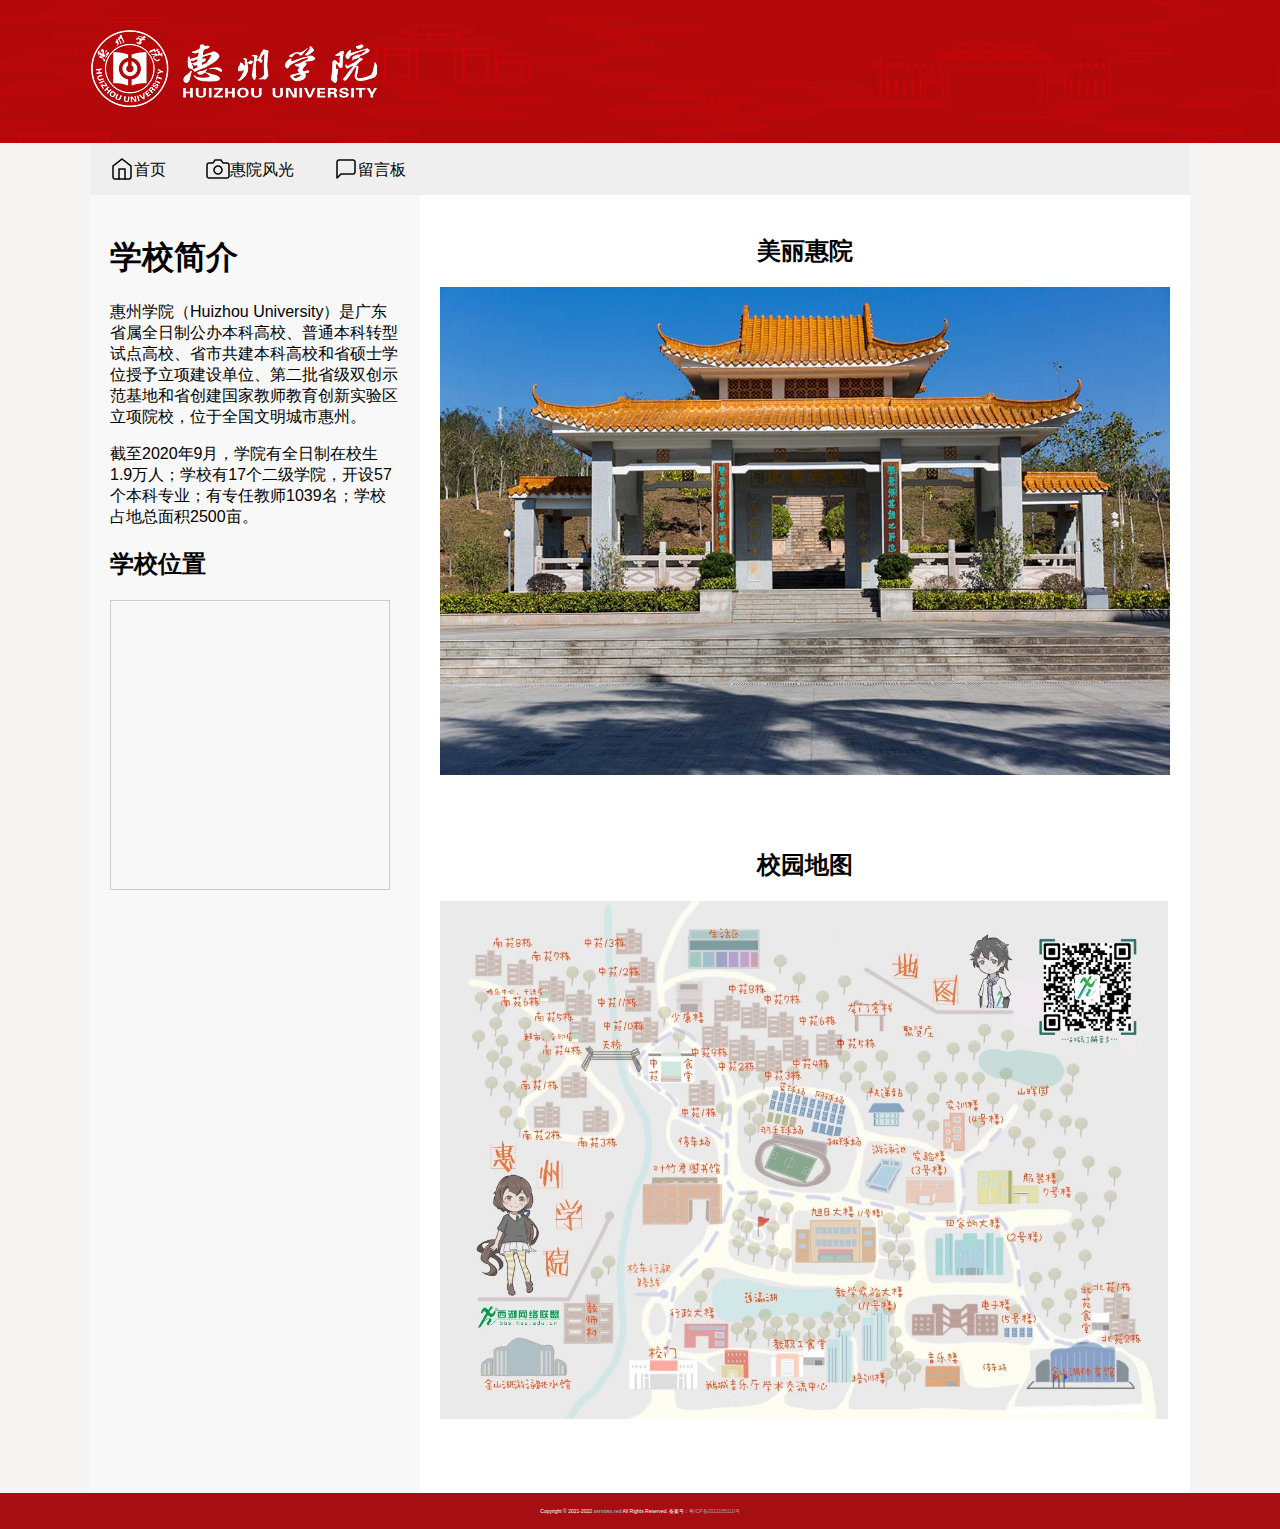
<file: web/index.html>
<!DOCTYPE html>
<html lang="en">
<head>
    <meta charset="UTF-8">
    <meta http-equiv="X-UA-Compatible" content="IE=edge">
    <meta name="viewport" content="width=device-width, initial-scale=1.0">
    <title>惠大美景</title>
    <link rel="shortcut icon" href="img/github-red.png" type="image/x-icon"/>
    <link rel="stylesheet" href="css/style.css">
    <script type="text/javascript" src="https://api.map.baidu.com/api?v=1.0&type=webgl&ak=ZFtIhhfEofyIRxfmq5RrckWYWGYWmuG1"></script>

</head>
<body>
    <div class="header">
        <div class="header-logo">
            <a href="index.html"><img src="img/HZUlogo.png"></a>
        </div>
      </div>

      <div class="navbar">
        <a href="index.html"><img class="button_home" src="img/home.png"> <span> 首页</span></a>
        <a href="HZUScenery.html"><img class="button_page" src="img/camera.png"> <span> 惠院风光</span></a>
<!--        <a href="#"><img class="button_friends" src="img/github.png"> <span> 小组介绍</span></a>-->
        <a href="messageBoard.html" ><img class="button_ico" src="img/message-square.png"><span> 留言板</span></a>
      </div>

      <div class="row">
        <div class="side">
            <h1 >学校简介</h1>
            <p>惠州学院（Huizhou University）是广东省属全日制公办本科高校、普通本科转型试点高校、省市共建本科高校和省硕士学位授予立项建设单位、第二批省级双创示范基地和省创建国家教师教育创新实验区立项院校，位于全国文明城市惠州。</p>
<!--            <p>惠州学院创办于1946年，学校前身粤秀中学迁至惠阳丰湖书院，后改办为“广东省立惠州师范学校”。1978年12月，经国务院批准升格为专科院校，更名为“惠阳师范专科学校”。1993年9月，经广东省人民政府批准，在惠阳师范专科学校、惠州教育学院、西北纺织学院惠州分院联合办学基础上，成立专科层次的“惠州大学”。2000年3月，经教育部批准升格为本科院校，更名为"惠州学院"。</p>-->
            <p>截至2020年9月，学院有全日制在校生1.9万人；学校有17个二级学院，开设57个本科专业；有专任教师1039名；学校占地总面积2500亩。</p>

<!--            <h1>敦重明辨 求真致用</h1>-->
<!--            <p>惠州学院地处全国文明城市、国家历史文化名城、粤港澳大湾区重要节点城市——惠州，是省属全日制公办本科高校、普通本科转型试点高校、省市共建本科高校和省硕士学位授予立项建设单位、省第二批双创示范基地、省创建国家教师教育创新实验区立项院校、省第三批高校中华优秀传统文化传承基地、省高校“三全育人”体制机制建设试点单位。</p>-->
<!--            <h3>More</h3>-->
<!--            <h2>学校沿革</h2>-->
<!--            <p>沿革</p>-->
<!--            <p>沿革</p>-->
<!--            <p>沿革</p>-->
            <h2>学校位置</h2>
            <!--百度地图容器-->
            <div style="width:280px;height:290px;border:#ccc solid 1px;" id="dituContent"></div>
            <script type="text/javascript">

                //创建和初始化地图函数：
                function initMap(){
                    createMap();//创建地图
                    setMapEvent();//设置地图事件
                    // addMapControl();//向地图添加控件
                }

                //创建地图函数：
                function createMap(){
                    var map = new BMapGL.Map("dituContent");//在百度地图容器中创建一个地图
                    var point = new BMapGL.Point(114.426327,23.04476);//定义一个中心点坐标
                    map.centerAndZoom(point,16);//设定地图的中心点和坐标并将地图显示在地图容器中
                    window.map = map;//将map变量存储在全局
                }

                //地图事件设置函数：
                function setMapEvent(){
                    map.enableDragging();//启用地图拖拽事件，默认启用(可不写)
                    // map.enableScrollWheelZoom();//启用地图滚轮放大缩小
                    map.enableScrollWheelZoom(true);
                    map.enableDoubleClickZoom();//启用鼠标双击放大，默认启用(可不写)
                    map.enableKeyboard();//启用键盘上下左右键移动地图
                }

                //地图控件添加函数：
                // function addMapControl(){
                //     //向地图中添加缩放控件
                //     var ctrl_nav = new BMap.NavigationControl({anchor:BMAP_ANCHOR_TOP_LEFT,type:BMAP_NAVIGATION_CONTROL_SMALL});
                //     map.addControl(ctrl_nav);
                //     //向地图中添加比例尺控件
                //     var ctrl_sca = new BMap.ScaleControl({anchor:BMAP_ANCHOR_BOTTOM_LEFT});
                //     map.addControl(ctrl_sca);
                // }
                initMap();//创建和初始化地图
            </script>
<!--            <p>更多内容</p>-->
<!--            <div class="fakeimg" style="height:60px;">****</div><br>-->
<!--            <div class="fakeimg" style="height:60px;">***</div><br>-->

        </div>
        <div class="main">
            <h2 style="text-align: center">美丽惠院</h2>
            <div class="showSchoolItemContainer">
                <div class="showSchoolItem">
                    <img src="img/school2.jpg">
                </div>
                <h2 style="text-align: center">校园地图</h2>
                <div class="showSchoolItem">
                    <img src="img/hzuMapBig.jpg">
                </div>
            </div>



        </div>
      </div>

      <div class="footer">
          <div class="copyright">
              Copyright © 2021-2022
              <strong><a href="//www.zerotwo.red/" target="_blank">zerotwo.red</a></strong> All Rights Reserved. 备案号：<a target="_blank" rel="nofollow" href="https://beian.miit.gov.cn/">粤ICP备2021155110号</a>
          </div>

      </div>
</body>
</html>
</file>
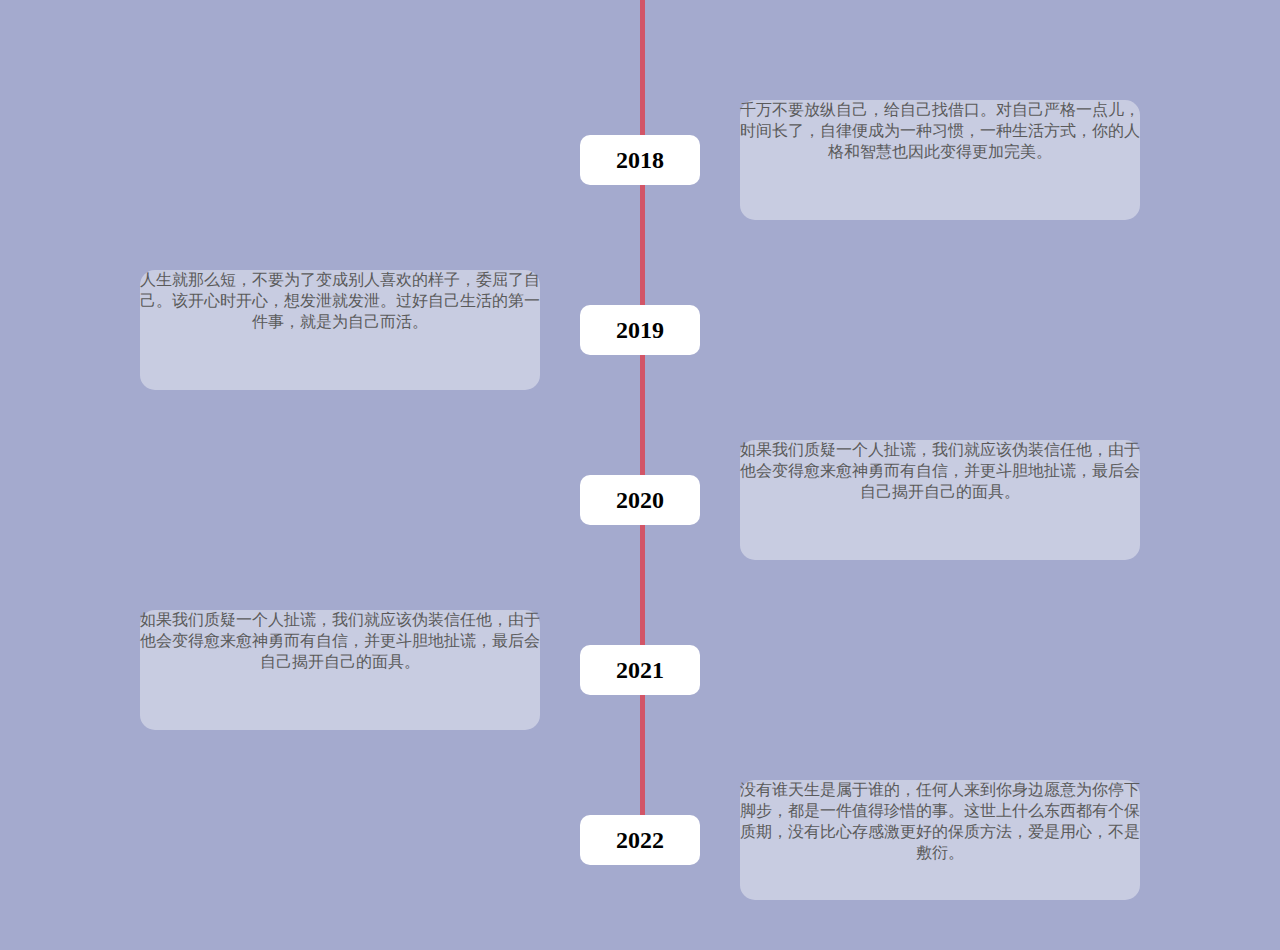
<file: web/TemplatePage/时间轴/index.html>
<!DOCTYPE html>
<html lang="en">
<head>
    <meta charset="UTF-8">
    <meta http-equiv="X-UA-Compatible" content="IE=edge">
    <meta name="viewport" content="width=device-width, initial-scale=1.0">
    <title>时间轴</title>
    <link rel="stylesheet" href="style.css">
</head>
<body>
    <div class="messageShow">
        <div class="box">
            <div class="left">

            </div>
            <div class="center">
                <span>
                    2018
                </span>
            </div>
            <div class="right">
                千万不要放纵自己，给自己找借口。对自己严格一点儿，时间长了，自律便成为一种习惯，一种生活方式，你的人格和智慧也因此变得更加完美。
            </div>
        </div>

        <div class="box">
            <div class="left">
                人生就那么短，不要为了变成别人喜欢的样子，委屈了自己。该开心时开心，想发泄就发泄。过好自己生活的第一件事，就是为自己而活。
            </div>
            <div class="center">
                <span>
                    2019
                </span>
            </div>
            <div class="right">

            </div>
        </div>

        <div class="box">
            <div class="left">

            </div>
            <div class="center">
                <span>
                    2020
                </span>
            </div>
            <div class="right">
                如果我们质疑一个人扯谎，我们就应该伪装信任他，由于他会变得愈来愈神勇而有自信，并更斗胆地扯谎，最后会自己揭开自己的面具。
            </div>
        </div>

        <div class="box">
            <div class="left">
                如果我们质疑一个人扯谎，我们就应该伪装信任他，由于他会变得愈来愈神勇而有自信，并更斗胆地扯谎，最后会自己揭开自己的面具。
            </div>
            <div class="center">
                <span>
                    2021
                </span>
            </div>
            <div class="right">

            </div>
        </div>

        <div class="box">
            <div class="left">

            </div>
            <div class="center">
                <span>
                    2022
                </span>
            </div>
            <div class="right">
                没有谁天生是属于谁的，任何人来到你身边愿意为你停下脚步，都是一件值得珍惜的事。这世上什么东西都有个保质期，没有比心存感激更好的保质方法，爱是用心，不是敷衍。
            </div>
        </div>


    </div>
</body>
</html>
</file>
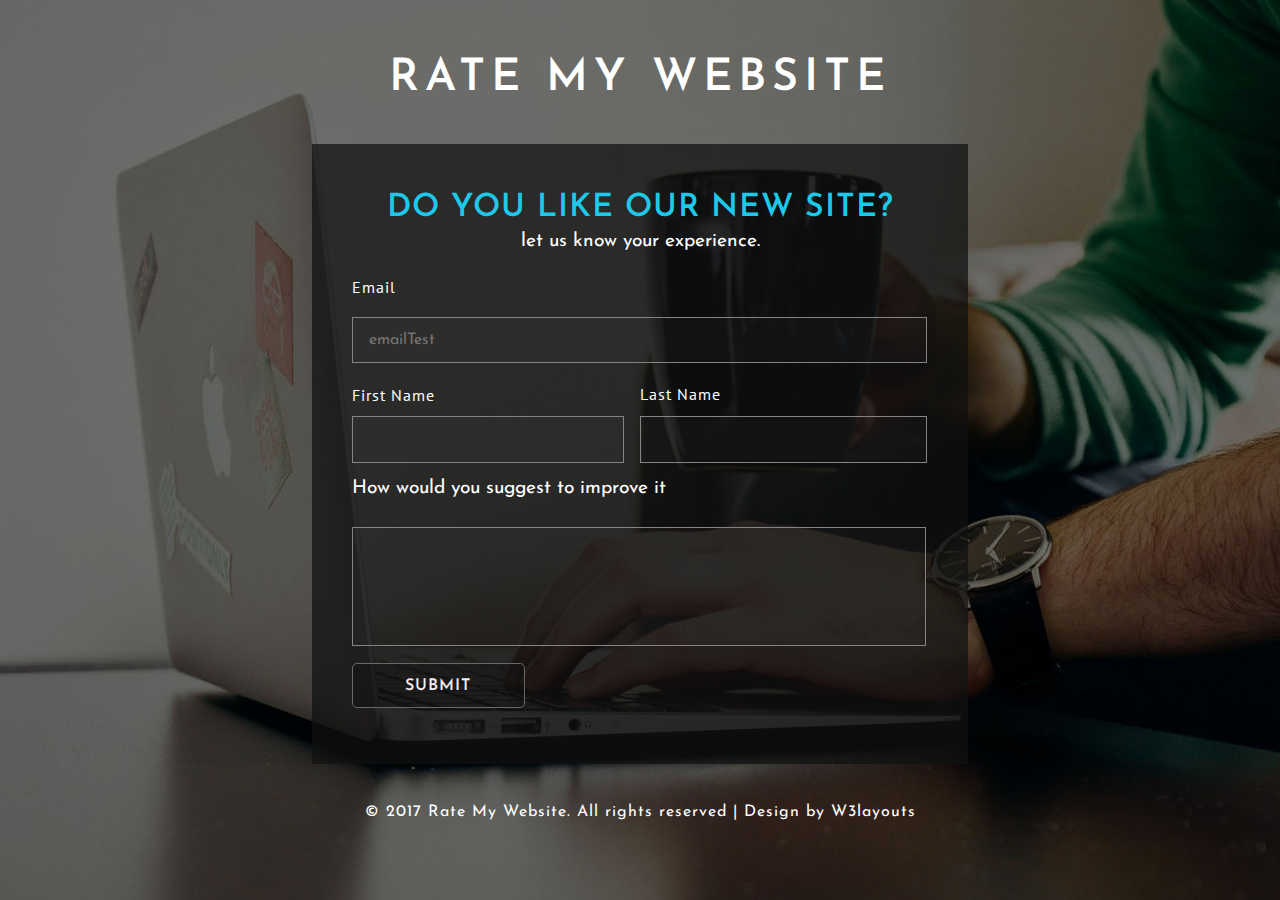
<file: web/TemplatePage/评论模板/index.html>
<!--Author: W3layouts
Author URL: http://w3layouts.com
License: Creative Commons Attribution 3.0 Unported
License URL: http://creativecommons.org/licenses/by/3.0/-->
<!DOCTYPE html>
<html>
<head>
<title>Rate My Website Flat Responsive Template :: w3layouts</title>
<!-- custom-theme -->
<meta name="viewport" content="width=device-width, initial-scale=1">
<meta http-equiv="Content-Type" content="text/html; charset=utf-8" />
<meta name="keywords" content="Rate My Website  Responsive web template, Bootstrap Web Templates, Flat Web Templates, Android Compatible web template, Smartphone Compatible web template, free webdesigns for Nokia, Samsung, LG, SonyEricsson, Motorola web design" />
<script type="application/x-javascript"> addEventListener("load", function() { setTimeout(hideURLbar, 0); }, false);
		function hideURLbar(){ window.scrollTo(0,1); } </script>
<!-- //custom-theme -->
<link href="css/style.css" rel="stylesheet" type="text/css" media="all" />
<link href="//fonts.googleapis.com/css?family=Josefin+Sans:100,100i,300,300i,400,400i,600,600i,700,700i" rel="stylesheet">
<link href="//fonts.googleapis.com/css?family=PT+Sans:400,400i,700,700i" rel="stylesheet">
</head>
<body class="agileits_w3layouts">
    <h1 class="agile_head text-center">Rate My Website</h1>
    <div class="w3layouts_main wrap">
	  <h2>DO you like our new site?</h2>
	  <p>let us know your experience.</p>
	    <form action="#" method="post" class="agile_form">
			<div class="icon1">
				<i>Email</i>
				<input placeholder="emailTest " name="Email" type="email" required="">
			</div>
			<div class="icon1 w3ls-name1">
				<i>First Name</i>
				<input  placeholder=" " name="first name" type="text" required="">
			</div>
			<div class="icon2">
				<i>Last Name</i>
				<input  placeholder=" " name="last name" type="text" required="">
			</div>
			<div class="clear"></div>
			<!--评分-->
<!--			<div class="agileits-rating">-->
<!--				<h5>Please rate our site</h5>-->
<!--				<h4 class="w3ls-left">Not Bad</h4>-->
<!--				<ul class="agile_info_select">-->
<!--					 <li><input type="radio" name="view" id="bad"> -->
<!--						  <label for="bad">1</label>-->
<!--						  <div class="check w3"></div>-->
<!--					 </li>-->
<!--					 <li><input type="radio" name="view" id="poor" checked="checked"> -->
<!--						  <label for="poor">2</label>-->
<!--						  <div class="check w3ls"></div>-->
<!--					 </li>-->
<!--					 <li><input type="radio" name="view" id="neutral"> -->
<!--						 <label for="neutral">3</label>-->
<!--						 <div class="check wthree"></div>-->
<!--					 </li>-->
<!--					 <li><input type="radio" name="view" id="good"> -->
<!--						  <label for="good">4</label>-->
<!--						  <div class="check w3_agileits"></div>-->
<!--					 </li>-->
<!--					 <li><input type="radio" name="view" id="excellent"> -->
<!--						  <label for="excellent">5</label>-->
<!--						  <div class="check w3_agileits"></div>-->
<!--					 </li>-->
<!--				 </ul>-->
<!--				 <h4 class="w3ls-right">Excellent</h4>-->
<!--				 <div class="clear"></div>-->
<!--			</div>	 -->
			<h6>How would you suggest to improve it</h6>
			<textarea  class="w3l_summary"  required=""></textarea>
			<input type="submit" value="Submit">
		</form>
	</div>
	<div class="agileits_copyright text-center">
			<p>© 2017 Rate My Website. All rights reserved | Design by <a href="//w3layouts.com/" class="w3_agile">W3layouts</a></p>
	</div>
</body>
</html>
</file>
<file: web/css/style.css>
* {
    box-sizing: border-box;
}

/* body 样式 */
body {
    font-family: Arial;
    margin: 0;
    /* 设置最大宽度 */
    /*max-width: 1080px;*/
    /* 页面居中 */
    margin: auto;
    /* 默认背景颜色 */
    background-color:#f6f5f3 ;
}

/* 标题 */
/* 头部 */
.header {
    padding: 30px;
    text-align: left;
    color: rgb(247, 162, 162);
    min-height: 100px;
/* 设置背景图片 */
/*    background-color: #b3080a;*/
    background-image: url("../img/headBackground.png");
    background-size: cover;
    background-repeat: no-repeat;


}

.header-logo{
    width: 1100px;
    margin: auto;
}
.header-info{
    margin: auto;
    float: left;
}
/* 标题 */
.header h1 {
    padding-left: 120px;
    margin:auto;
    font-size: 40px;
    font-style: italic;

}
.header p{
    font-style: italic;
    font-size: 25px;
}

/* 导航 */
.navbar {
    overflow: hidden;
    background-color: rgb(239, 239, 240);
    max-width: 1100px;
    margin: auto;

}

/* 设置导航栏文本 */



/* 导航栏样式 */
.navbar a {
    float: left;
    display: block;
    color: #000000;

    transition-duration: 0.4s;

    text-align:right;
    padding: 14px 20px;
    text-decoration: none;

    display: flex;
    flex-direction: row;
    align-items: flex-end;
}

/* 右侧链接*/
/*.navbar a.right {*/
/*    float: right;*/
/*}*/

/* 鼠标移动到链接的颜色 */
.navbar a:hover {
    background-color: #50c9ff;
    color: rgb(0, 0, 0);
    font-weight: 700;

}


/* 列容器 */
/*装main和side的*/
.row {
    display: -ms-flexbox; /* IE10 */
    display: flex;
    -ms-flex-wrap: wrap; /* IE10 */
    flex-wrap: wrap;
    max-width: 1100px;
    margin: auto;
    min-height: 800px;
}

/* 创建两个列 */
/* 边栏 */
.side {
    -ms-flex: 30%; /* IE10 */
    flex: 30%;
    background-color: #f8f8f8;
    padding: 20px;
    /* 背景图片 */

}
/* 链接无下划线 */
a:link {text-decoration:none;}
a:visited {text-decoration:none;}
a:hover {text-decoration:none;}
a:active {text-decoration:underline;}
/* 主要的内容区域 */
.main {
    /*-ms-flex: 70%; !* IE10 *!*/
    flex: 70%;
    background-color: white;
    padding: 20px;
    min-height: 800px;
}

/* 测试图片 */
.fakeimg {
    background-color: rgba(115, 110, 110, 0.539);
    width: 100%;
    padding: 20px;
}



/* 底部 */
.footer {
    padding: 15px;
    text-align: center;
    background: #a60e12;
    font-size: 5px;
    color: white;
}
.copyright a:link {
    text-decoration:none;
color: #a4a4a4}    /* unvisited link */
.copyright a:visited {text-decoration:none;
    color: #a4a4a4
} /* visited link */
.copyright a:hover {text-decoration:underline;}   /* mouse over link */
.copyright a:active {text-decoration:underline;}  /* selected link */
/*首页================================*/
.map{

    width: 200px;
    height: auto;
}
.showSchoolItemContainer{
    display: flex;
    flex-direction: column;
    
}
.showSchoolItem{
    margin-bottom: 50px;
    height:auto;
    width: 100%;
    background-color: #ffffff;
}
.showSchoolItem img{
    width: 100%;

}
/*首页================================*/
/* 底部-消除链接颜色 */
/*                      =================惠院风光css=============                                 */
.fixTips{
    top: 500px;
    position: fixed;
}
/*                                       百叶窗    */

.windowShades{
    /* 引入字体 */
    font-family: 'Muli',sans-serif;
    /* 弹性布局 水平 + 垂直居中 */
    display: flex;
    align-items: center;
    justify-content: center;
    /**/

    /* 100%的窗口高度 */
    /*height: 100vh;*/
    height: 100%;
    /* 溢出隐藏 */
    overflow: hidden;
    margin: 0;
    background-color: #f2f2f4;
}

.windowShadesContainer{
    display: flex;
    width: 90vw;
    /*height: 50%;*/
}

.panel{
    /* 跟封面一样大小 */
    background-size: cover;
    /* 把封面图片居中 */
    background-position: center;
    background-repeat: no-repeat;
    height: 80vh;
    /* 边框圆角 */
    border-radius: 50px;
    color: #fff;
    /* 鼠标放上变小手 */
    cursor: pointer;
    flex: 0.5;
    margin: 10px;
    /* 相对定位 */
    position: relative;
    -webkit-transition: all 700ms ease-in;
}

.panel h3{
    font-size: 24px;
    /* 绝对定位 */
    position: absolute;
    bottom: 20px;
    left: 20px;
    margin: 0;
    opacity: 0;
}

.panel.active{
    flex: 5;
}

.panel.active h3 {
    opacity: 1;
    transition: opacity 0.3s ease-in 0.4s;
}

@media (max-width:480px){
    .windowShadesContainer{
        width: 100vw;
    }
    .panel:nth-of-type(4),
    .panel:nth-of-type(5){
        display: none;
    }
}
/*                                       百叶窗    end*/
/*                           具体细节           */

.imgDetailOuter{
    width: 100%;
    display: flex;
    flex-direction: row;
    padding: 20px;
    background-color: #f9f9fa;
    /*margin: auto;*/
    border-top-style: inset;
    border-width: 10px;
    margin-bottom: 100px;


}
.detailImg{

    /*height: 400px;*/
    /*width: 600px;*/
    flex: 45%;/*设置弹性盒子占比*/
    background-color: #f9f9fa;

    /*border-style: dotted;*/
    /*border-width: 5px;*/
    overflow: hidden;

}
.detailImg img{
    height: 400px;
    width: 450px;
    object-fit: cover;
    /*overflow: hidden;*/
    transform: scale(1.2);
}
/*切换图片按钮*/
.button {
    display: inline-block;
    border-radius: 4px;
    background-color: #f6f6f8;
    border: none;
    color: #2b2b2c;
    text-align: center;
    font-size: 20px;
    padding: 10px;
    width: 50px;
    transition: all 0.5s;
    cursor: pointer;
    margin: 0px;


/*    */
/*    object-fit: none;*/
}

.button span {
    cursor: pointer;
    display: inline-block;
    position: relative;
    transition: 0.5s;
}

.button span:after {
    /*content: '»';*/
    position: absolute;
    opacity: 0;
    top: 0;
    right: -20px;
    transition: 0.5s;
}

.button:hover span {
    /*padding-right: 20px;*/
    padding-top: 20px;
}

.button:hover span:after {
    opacity: 1;
    right: 0;
}
/*切换图片按钮*/

.refreshButton{
    object-fit: none;
    margin-right: 20px;
}

.detailText{
    flex: 55%;
    /*设置文本格式*/
    letter-spacing:1px;
    /*line-height:140%;!*行高*!*/
    padding-left: 10px;
    background-color: rgb(248, 248, 249);
}

/*设置浮现动画效果*/
/*.detailText{*/
/*    opacity: 0.5;*/
/*}*/
/*.detailText.active{*/
/*    opacity: 1;*/
/*    transition: opacity 0.5s;*/
/*}*/
/*设置浮现动画效果*/
.detailText p{
    /*设置文本缩进*/
    text-indent:50px;

}

/*                           具体细节          end */


.sceneryRow {
    display: -ms-flexbox; /* IE10 */
    display: flex;
    -ms-flex-wrap: wrap; /* IE10 */
    flex-wrap: wrap;
    max-width: 1100px;
    margin: auto;
    background-color: #ffffff;
}
.sceneryMain {
    /*-ms-flex: 70%; !* IE10 *!*/
    flex: 100%;
    background-color: white;
    padding: 20px;
}



/*                      =================惠院风光css===========                                 */

/*                      =================留言板css===========                                 */
.messageShow{
    width: 100%;
    height: 800px;
    /* 相对定位 */
    position: relative;
    /*top: 50px;*/
    /*设置滚动条*/
    overflow-y: scroll;
}

/*滚动条*/
.messageShow::-webkit-scrollbar{/*滚动条整体部分，其中的属性有width,height,background,border等（就和一个块级元素一样）（位置1）*/
    width:10px;
    height:10px;
}
/*.messageShow::-webkit-scrollbar-button{!*滚动条两端的按钮，可以用display:none让其不显示，也可以添加背景图片，颜色改变显示效果（位置2）*!*/
/*background:#fff;*/
/*}*/
.messageShow::-webkit-scrollbar-track{/*外层轨道，可以用display:none让其不显示，也可以添加背景图片，颜色改变显示效果（位置3）*/
    background:#f8f9fa;
}
.messageShow::-webkit-scrollbar-track-piece{/*内层轨道，滚动条中间部分（位置4）*/
    background:#f8f9fa;
}
.messageShow::-webkit-scrollbar-thumb{/*滚动条里面可以拖动的那部分（位置5）*/
    background:#00000033;
    border-radius:4px;
}
.messageShow::-webkit-scrollbar-corner {/*边角（位置6）*/
    background:#c0c0c0;
}
/*.messageShow::-webkit-scrollbar-resizer  {!*定义右下角拖动块的样式（位置7）*!*/
/*background:#FF0BEE;*/
/*}*/
.messageShow{
    scrollbar-arrow-color: #f4ae21; /**//*三角箭头的颜色*/
    scrollbar-face-color: #333; /**//*立体滚动条的颜色*/
    scrollbar-3dlight-color: #666; /**//*立体滚动条亮边的颜色*/
    scrollbar-highlight-color: #666; /**//*滚动条空白部分的颜色*/
    scrollbar-shadow-color: #999; /**//*立体滚动条阴影的颜色*/
    scrollbar-darkshadow-color: #666; /**//*立体滚动条强阴影的颜色*/
    scrollbar-track-color: #666; /**//*立体滚动条背景颜色*/
    scrollbar-base-color:#f8f8f8; /**//*滚动条的基本颜色*/
}

/*滚动条*/

.messageShow::after{
    content: "";
    /* 绝对定位 */
    position: absolute;
    top: -10px;
    left: 50%;
    width: 5px;
    z-index: 1;
    height: 110%;
    background-color: rgb(248, 169, 171);
}

.box{
    /* 相对定位 */
    position: relative;
    width: 100%;
    /*height: 120px;*/
    height: auto;
    margin-bottom: 50px;
    display: flex;
    /* 均匀排列每个元素
    首个元素放置于起点，末尾元素放置于终点 */
    justify-content: space-between;
}

.left,.right{
    position: relative;
    width: 40%;
    height: auto;
    /* background-color: rgba(255,255,255,.5); */
    border-radius: 15px;
    color: rgb(249, 81, 81);
    font-size: 18px;
    text-align: center;
    padding: 10px;
}

/*时间位置*/
.sendTime{
    position: relative;
    float: right;
    right: 0;
    bottom: 0;
    color: #ffffff;
    margin-top: 10px;
}

/* 页面范围内偶数的匹配元素 */
.box:nth-child(even) .left{
    background-color: rgb(43, 43, 44);
    box-shadow: rgba(0, 0, 0,.3);
}


/* 页面范围内奇数的匹配元素 */
.box:nth-child(odd) .right{
    background-color: rgb(43, 43, 44);
    box-shadow: rgba(0, 0, 0,.3);
}

.center{
    width: 15%;
    display: flex;
    justify-content: center;
    align-items: center;
    z-index: 2;
}
/* >是子元素选择器 */
.center > span{
    width: 120px;
    border-radius: 10px;
    text-align: center;
    font: 600 18px '';
    line-height: 50px;
    background-color: rgba(255, 196, 196, 0.5);
}
/*.messageShow{*/
/*    height: 300px;*/
/*    width: 600px;*/
/*    background-color: #eccff1;*/
/*    !*overflow-y:scroll;!*溢出设置滚条*!*!*/
/*}*/


/*                      =================留言板css===========                                 */



/* 响应式布局 - 在屏幕设备宽度尺寸小于 400px 时, 让导航栏目上下堆叠显示 */
@media screen and (max-width: 680px) {
    .row {
        flex-direction: column;
    }

    .navbar {
        display: flex;
        width: 100%;
        flex-direction: column;
        flex-wrap: wrap;


    }
    .navbar a{
        display: flex;
        justify-content: center;
        width: 100%;
    }


    /* 响应式使字体变大 */
    .navbar{
        font-size: 21px;
        font-weight: bold;
    }
    h2{
        font-size: 50px;
    }
    h3{
        font-size: 25px;
    }

    .main p{
        font-size: 25px;
    }
    .main h5{
        font-size: 30px;
    }
    .main h6{
        font-size: 25px;
    }
}
</file>
<file: web/TemplatePage/时间轴/style.css>
*{
    /* 初始化内外边距 */
    margin: 0;
    padding: 0;
}
body{
    /* 弹性布局 文字居中 */
    display: flex;
    justify-content: center;
    /* 背景颜色 */
    background-color: rgb(164, 170, 206);
}
.messageShow{
    width: 1000px;
    /* 相对定位 */
    position: relative;
    top: 100px;
}

.messageShow::after{
    content: "";
    /* 绝对定位 */
    position: absolute;
    top: -100px;
    left: 50%;
    width: 5px;
    z-index: -999;
    height: 100%;
    background-color: rgba(255, 0, 0, 0.5);

}

.box{
    /* 相对定位 */
    position: relative;
    width: 100%;
    height: 120px;
    margin-bottom: 50px;
    display: flex;
    /* 均匀排列每个元素
    首个元素放置于起点，末尾元素放置于终点 */
    justify-content: space-between;
}

.left,.right{
    position: relative;
    width: 40%;
    height: 120px;
    /* background-color: rgba(255,255,255,.5); */
    border-radius: 15px;
    color: rgb(90, 90, 90);
    text-align: center;
}

/* 页面范围内偶数的匹配元素 */
.box:nth-child(even) .left{
    background-color: rgba(255, 255, 255,.4);
    box-shadow: rgba(0, 0, 0,.3);
}


/* 页面范围内奇数的匹配元素 */
.box:nth-child(odd) .right{
    background-color: rgba(255, 255, 255,.4);
    box-shadow: rgba(0, 0, 0,.3);
}

.center{
    width: 15%;
    display: flex;
    justify-content: center;
    align-items: center;
}
/* >是子元素选择器 */
.center > span{
    width: 120px;
    border-radius: 10px;
    text-align: center;
    font: 900 24px '';
    line-height: 50px;
    background-color: #fff;
}
</file>
<file: web/TemplatePage/评论模板/css/style.css>
/*--
Author: W3layouts
Author URL: http://w3layouts.com
License: Creative Commons Attribution 3.0 Unported
License URL: http://creativecommons.org/licenses/by/3.0/
--*/
/*--reset--*/
html,body,div,span,applet,object,iframe,h1,h2,h3,h4,h5,h6,p,blockquote,pre,a,abbr,acronym,address,big,cite,code,del,dfn,em,img,ins,kbd,q,s,samp,small,strike,strong,sub,sup,tt,var,b,u,i,dl,dt,dd,ol,nav ul,nav li,fieldset,form,label,legend,table,caption,tbody,tfoot,thead,tr,th,td,article,aside,canvas,details,embed,figure,figcaption,footer,header,hgroup,menu,nav,output,ruby,section,summary,time,mark,audio,video{margin:0;padding:0;border:0;font-size:100%;font:inherit;vertical-align:baseline;}
article, aside, details, figcaption, figure,footer, header, hgroup, menu, nav, section {display: block;}
ol,ul{list-style:none;margin:0px;padding:0px;}
blockquote,q{quotes:none;}
blockquote:before,blockquote:after,q:before,q:after{content:'';content:none;}
table{border-collapse:collapse;border-spacing:0;}
/*--start editing from here--*/
a{text-decoration:none;}
.txt-rt{text-align:right;}/* text align right */
.txt-lt{text-align:left;}/* text align left */
.txt-center{text-align:center;}/* text align center */
.float-rt{float:right;}/* float right */
.float-lt{float:left;}/* float left */
.clear{clear:both;}/* clear float */
.pos-relative{position:relative;}/* Position Relative */
.pos-absolute{position:absolute;}/* Position Absolute */
.vertical-base{	vertical-align:baseline;}/* vertical align baseline */
.vertical-top{	vertical-align:top;}/* vertical align top */
nav.vertical ul li{	display:block;}/* vertical menu */
nav.horizontal ul li{	display: inline-block;}/* horizontal menu */
img{max-width:100%;}
/*--end reset--*/
body {
	margin:0;
	font-family: 'PT Sans', sans-serif;
}
h1,h2,h3,h4,h5,h6,input,p,a,select,button,textarea,label{
	font-family: 'Josefin Sans', sans-serif;
	margin:0;
	font-weight:400;
}
.clear{clear:both;}
body a{
    transition:0.5s all;
	-webkit-transition:0.5s all;
	-moz-transition:0.5s all;
	-o-transition:0.5s all;
	-ms-transition:0.5s all;
	text-decoration: none;}
	
input[type="button"],input[type="submit"]{
	transition:0.5s all;
	-webkit-transition:0.5s all;
	-moz-transition:0.5s all;
	-o-transition:0.5s all;
	-ms-transition:0.5s all;
}
h1,h2,h3,h4,h5,h6{
	margin:0;		
	transition:0.5s all;
	-webkit-transition:0.5s all;
	-moz-transition:0.5s all;
	-o-transition:0.5s all;
	-ms-transition:0.5s all;
}	
p{
	margin:0;
	
}
ul{
	margin:0;
	padding:0;
}
.text-center {
	text-align: center;
}
.agileits_w3layouts {
	background:url(../images/banner.jpg)no-repeat; 
	background-size: cover;
	background-attachment: fixed;
}
.wrap {
    padding: 2.3em;
    width: 37%;
    margin: 2em auto;
    background: rgba(16, 16, 16, 0.72);
}
h1.agile_head {
	padding-top: 1em;
	font-size: 2.8em;
	text-transform: uppercase;
	color: #fff;
	font-weight: 600;
	font-family: 'Josefin Sans', sans-serif;
	letter-spacing: 6px;
	line-height:1.5;
}
/* feedback-form*/
.w3layouts_main h2 {
    font-size: 2em;
    color: #1ec8e9;
    text-align: center;
    line-height: 1.5;
    font-weight: 600;
    letter-spacing: 1px;
    text-transform: uppercase;
}
.agile_form h2 {
	font-size: 0.9em;
    color:#1ec8e9;
    margin: 1em 0;
	line-height: 1.5;
}
form.agile_form {
    padding: 1em 0;
}
.w3layouts_main.wrap p ,.w3layouts_main.wrap h6{
    color: #fff;
    margin: 0 0 1.5em 0;
    font-size: 1.2em;
    text-align: center;
}
.w3layouts_main.wrap h6{
	text-align:left;
}
.agile_form  input[type=text]{
	float:left;
}
.agile_form  input[type=text]{
	padding:0.9em 1em;
    color: #fff;
    width: 88%;
	font-size:1em;
	outline: none;
	border: 1px solid #848484;
    background: rgba(88, 88, 88, 0.08);
}
.agile_form input[type="email"] {
    width: 94%;
    padding: 0.9em 1em;
    margin: 0em 0em 1em 0;
    color: #fff;
    font-size: 1em;
    outline: none;
    border: 1px solid #848484;
    background: rgba(88, 88, 88, 0.08);
}
.agile_form textarea {
	font-size: 0.85em;
    color: #fff;
    padding: 0.8em 1em;
    margin-bottom: 1em;
    width: 94.5%;
    outline: none;
    resize: none;
    height: 7em;
    border: 1px solid #848484;
    background: rgba(88, 88, 88, 0.08);
}
.agile_form ul {
    width: 43%;
    list-style-type: none;
    float: left;
	margin:1em 1.6em;
	position:relative;
}
.agile_form ul li {
    color: #f5e7cc;
    position: relative;
    display: inline-block;
}
 .agile_form ul li input[type=radio]{
  position: absolute;
  visibility: hidden;
}
.agile_form ul li label {
    display: inline-block;
    position: relative;
    font-size: 1.1em;
    padding: 0.5em 0em 0.5em 1em;
    margin: 3em 0 0 0.8em;
    z-index: 9;
    cursor: pointer;
    text-transform: capitalize;
    -webkit-transition: all 0.25s linear;
}
.agile_form h4.w3ls-left {
    display: inline;
    float: left;
    width: 24%;
	font-size:1.1em;
	letter-spacing:1px;
	text-align:center;
	 background:#1ec8e9;
    padding: 0.5em 0em;
    margin-top: 3em;
	position:relative;
	border-radius:5px;
	color:#fff;
}
.agile_form h4.w3ls-left:before {
    position: absolute;
    top: 12px;
    right: -17px;
    background: transparent;
    content: "";
    border-left: 10px solid transparent;
    border-right: 10px solid transparent;
    border-bottom: 14px solid#1ec8e9;
    transform: rotate(90deg);
    -webkit-transform: rotate(90deg);
    -moz-transform: rotate(90deg);
    -o-transform: rotate(90deg);
    -ms-transform: rotate(90deg);
}
.agile_form h4.w3ls-right {
    float: left;
    text-align: center;
    position: relative;
    background: #1ec8e9;
    padding: 0.5em 0em;
    width: 24%;
    font-size: 1.1em;
    color: #fff;
    margin-top: 3em;
    letter-spacing: 1px;
    border-radius: 5px;
}
h4.w3ls-right:after {
    position: absolute;
    top: 12px;
    left: -17px;
    background: transparent;
    content: "";
    border-left: 10px solid transparent;
    border-right: 10px solid transparent;
    border-bottom: 14px solid #1ec8e9;
    transform: rotate(270deg);
    -webkit-transform: rotate(270deg);
    -moz-transform: rotate(270deg);
    -o-transform: rotate(270deg);
    -ms-transform: rotate(270deg);
}
.agile_form ul li label:hover {
	color:#fff;
}
.checkbox {
    position: relative;
    padding-left: 38px !important;
    cursor: pointer;
}
ul li .check {
    display: block;
    position: absolute;
    border: 3px solid #fff;
    border-radius: 100%;
    height: 13px;
    width: 13px;
    top: 22%;
    left: 26px;
    z-index: 5;
    transition: border .25s linear;
    -webkit-transition: border .25s linear;
}
.agile_form ul li:hover .check {
  border: 3px solid #1ec8e9;
}

.agile_form ul li .check::before {
	display: block;
	position: absolute;
	content: '';
	border-radius: 100%;
	height: 5px;
	width: 5px;
	top: 4px;
	left: 4px;
	margin: auto;
	transition: background 0.25s linear;
	-webkit-transition: background 0.25s linear;
}

.agile_form input[type=radio]:checked ~ .check {
  border: 3px solid #1ec8e9;
}
.agileits-rating {
    margin: 1em 0 1.5em;
}
.agile_form input[type=radio]:checked ~ .check::before{
  background: #eccff1;
}
.agileits-rating h5 {
    color: #fff;
	font-family: 'PT Sans', sans-serif;
	font-size:1.1em;
	font-weight:400;
}
.agile_form input[type=radio]:checked ~ label{
  color: #FFC107;}
.textarea.w3l_summary {
	 min-height: 4em;
	 background: rgba(25, 5, 20, 0.48);
	 font-size: 0.85em;
}

.agile_form  input[type="submit"] {
	width:30%;
	text-transform: uppercase;
    outline: none; 
    border: none;
    cursor: pointer;
	color: #f5ecf1;
	font-size:1em;
	font-weight:600;
	padding: 0.85em 0;
	letter-spacing: 1px;
	border-radius: 5px;
	border: 1px solid #696867;
    background: rgba(16, 16, 16, 0.47);
}
.agile_form input[type="submit"]:hover {
    color: #f7f7f7;
    background: rgb(30, 200, 233);
}

i.icon_agileits {
	color: #000;
	margin-right: 0.5em;
}
.agileits_copyright p {
    font-size: 1em;
    letter-spacing: 1px;
    color: #fff;
    padding-bottom: 2em;
    line-height: 2;
}
.agileits_copyright  a {
      color: #fff;
}	
.agileits_copyright a:hover {
	color: #FFC107;
	text-decoration: none;
}

/* // feedback-form*/
.icon1, .icon2 {
    position: relative;
    margin-top: 1.3em;
}
.icon1 i{
    left: 0;
    font-size: 1em;
    letter-spacing: 1px;
    position: absolute;
    color: #fff;
    top: -50%;
	font-family: 'PT Sans', sans-serif;
}
.icon2 i {
    left:0;
    font-size: 1em;
    letter-spacing: 1px;
    position: absolute;
    color: #fff;
    top: -68%;
    font-family: 'PT Sans', sans-serif;
}
.icon1.w3ls-name1 {
    float: left;
    width: 47%;
    margin-right: 0.5em;
}
.icon1{
	padding-bottom:1em!important;
}
.icon2{
	float:right;
	width:50%;
}
ul.agile_info_numlist li {
    display: inline-block;
    margin: 1em 1em;
}
.rem-w3 {
    margin: 1.5em 0;
}
span.check-w3 {
    float: left;
    color: #fff;
    font-size: 13.5px;
    letter-spacing: 1px;
}
.rem-w3 a {
    color: #fff;
    float: right;
    font-size: 13.5px;
    letter-spacing: 1px;
}
.rem-w3 a:hover{
    color: #dd4b39;
	transition: 0.5s all;
    -webkit-transition: 0.5s all;
    -o-transition: 0.5s all;
    -moz-transition: 0.5s all;
    -ms-transition: 0.5s all;
}
.sub-main-w3 h6 {
    color: #fff;
    font-size: 14px;
    letter-spacing: 1px;
    margin: 10px 0;
}
/* -- Responsive code -- */

@media screen and (max-width: 1440px){
  .wrap {
		width: 40%;
	}
}	
@media screen and (max-width: 1366px){
	.wrap {
		padding: 2.5em;
		width: 43%;
	}
}	
@media screen and (max-width: 1280px){
	.wrap {
		width: 45%;
	}
}
@media screen and (max-width: 1080px){
	.wrap {
		width: 56%;
	}
	.w3layouts_main h2 {
		font-size: 1.8em;
	}
}	
@media screen and (max-width: 1024px){
    h1.agile_head {
		font-size: 2.6em;
	}
	.wrap {
		width: 57%;
	}
	.agile_form input[type="submit"] {
       padding: 0.7em 0;
	}
}
@media screen and (max-width: 991px){
	.agile_form h4.w3ls-left,.agile_form h4.w3ls-right {
       width: 23%;
	}
	.agile_form ul {
		width: 44.6%;
	}
}
@media screen and (max-width: 900px){
  	.wrap {
		width: 62%;
	}
}
@media screen and (max-width: 800px){
	.wrap {
		width: 70%;
	}
	
}
@media screen and (max-width: 768px){
	.wrap {
		width: 73%;
	}
}
@media screen and (max-width: 736px){
	.wrap {
		width: 76%;
	}
	h1.agile_head {
		font-size: 2.4em;
	}

 }   
@media screen and (max-width: 667px){
	.w3layouts_main h2 {
		font-size: 1.6em;
	}
	.agile_form h4.w3ls-left, .agile_form h4.w3ls-right {
		width: 22%;
	}
	.agile_form ul li label {
       margin: 3em 0 0 0.8em;
	}
	.agile_form input[type="email"] {
		width: 93%;
	}
	.agile_form input[type=text] {
       width: 86%;
	}
	.agile_form textarea {
      width: 94%;
	}
	.agile_form ul {
		margin: 1em 2.5em 0 1em;
	}
}
@media screen and (max-width: 640px){
	.agile_form ul {
		width: 50.5%;
		margin: 1em 0.8em 0 0.8em;
	}
}
@media screen and (max-width: 600px){
	h1.agile_head {
		padding-top: 1.3em;
		letter-spacing: 4px;
	}
	.agile_form input[type="email"] {
		width: 92%;
	}
	.agile_form h4.w3ls-left, .agile_form h4.w3ls-right {
		width: 100%;
	}
	.icon1.w3ls-name1,.icon2 {
		width: 100%;
		float: none;
		margin:1em 0;
	}
	.icon1.w3ls-name1 i {
		top: -35px;
	}
	.icon2 {
		margin: 5.2em 0 0;
	}
	.icon2 i {
		top: -35px;
	}
	.agile_form ul li label {
		margin: 3em 0.8em 0;
	}
	.agile_form h4.w3ls-left {
       margin-top: 1em;
	}
	.agileits-rating {
		margin: 2em 0 1.5em;
	}
	.agile_form ul {
		width: 100%;
		margin: 1em 0;
		text-align: center;
	}
	.agile_form input[type=text]{
		width:92%;
	}
	.agile_form h4.w3ls-right{
		margin-top:1em;
	}
	h4.w3ls-right:after {
		top: -14px;
		left: 90%;
		width: 0;
		transform: rotate(0deg);
		-webkit-transform: rotate(0deg);
		-moz-transform: rotate(0deg);
		-o-transform: rotate(0deg);
		-ms-transform: rotate(0deg);
	}
	.agile_form h4.w3ls-left:before {
		width:0;
		top: 38px;
		left: 20px;
		transform: rotate(180deg);
		-webkit-transform: rotate(180deg);
		-moz-transform: rotate(180deg);
		-o-transform: rotate(180deg);
		-ms-transform: rotate(180deg);
	}
	.agile_form textarea {
		width: 93%;
	}
}
@media screen and (max-width: 568px){
	.wrap {
		width: 74%;
	}
	.agile_form input[type="email"],.agile_form input[type=text] {
       padding: 0.8em 1em;
	   width: 91%;
	}
	
}
@media screen and (max-width: 480px){
	h1.agile_head {
		font-size: 2.2em;
	}
	.w3layouts_main h2 {
		font-size: 1.4em;
	}
	.wrap {
		 margin: 1em auto;
		 width: 74%;
	}
	 
	.agile_form input[type="submit"] {
		margin-top: 1em;
		font-size: 0.8em;
	}
	
	h1.agile_head {
		font-size: 1.8em;
	}
	
	.w3layouts_main h3,.agile_form h2{
		font-size: 0.9em;
	}
	 
	 ul li .check {
		 height: 10px;
		 width: 10px;
		 top: 11px;
	 }
	 
	 .agile_form ul li .check::before {
		 height: 4px;
		 width: 4px;
		 top: 3px;
		 left: 3px;
	 }
	 h4.w3ls-right:after {
		left: 87%;
	 }
	 .agileits_copyright p{
		padding-bottom: 1em;
	}
	 
	.agileits_copyright a{
		  padding:0;
	}
		  
	.agileits_copyright p {
		font-size: 15px;
		padding: 1em;
	}
	.agile_form input[type="email"], .agile_form input[type=text] {
		padding: 0.8em 1em;
		width: 90%;
	}
	.agile_form textarea {
		width: 91%;
	}
	.agile_form ul {
        margin: 1em 0 0;
	}
}
	
@media screen and (max-width: 414px){
	.agileits_copyright p, .agileits_copyright a {
		font-size: 14px;
	}
	.w3layouts_main h2 {
		font-size: 1.2em;
	}
	.agile_form input[type="email"], .agile_form input[type=text] {
		width: 88%;
	}
	.agile_form textarea {
		width: 90%;
	}
}
@media screen and (max-width: 384px){
	.w3layouts_main h2 {
		font-size: 1.1em;
	}
	.agileits_copyright p {
		padding: 0.5em;
	}
	h1.agile_head {
		font-size: 1.8em;
	}	
	.wrap {
		margin: 1.7em auto;
	}
	.agile_form ul li label {
		margin: 3em 0.5em 0;
	}
	ul li .check {
       left: 22px
	}
	.agileits_copyright p {
		padding: 1em;
	}	
	.agile_form input[type="email"], .agile_form input[type=text] {
		width: 87%;
	}
	.agile_form textarea {
		width: 89%;
	}
}
@media screen and (max-width: 375px){
	  h1.agile_head {
		letter-spacing: 1px;
	}
	.w3layouts_main h2 {
		font-size: 1em;
	}
	.w3layouts_main.wrap p, .w3layouts_main.wrap h6 {
		font-size: 1.1em;
	}
	.wrap {
		padding: 2em;
	}
}
@media screen and (max-width: 320px){
	h1.agile_head {
		padding-top: 0.5em;
	}
    .wrap {
		 padding: 1.5em;
		margin: 1em auto;
	}
	h1.agile_head {
		font-size: 1.7em;
		letter-spacing: 2px;
	}
	 .agile_form textarea {
		height: 6em;
	}
	.agile_form ul li label {
		margin: 3em 0.5em 0 0em;
	}
	ul li .check {
		left: 13px;
	}
	.agile_form input[type="email"], .agile_form input[type=text] {
		width: 89%;
	}
	.agile_form input[type=text], .agile_form input[type="email"] {
		font-size: 0.7em;
	}
	.agile_form input[type="submit"] {
		font-size: 0.7em;
	}
    .agileits_copyright p {
		padding: .6em;
	}
	.w3layouts_main.wrap p, .w3layouts_main.wrap h6 {
		font-size: 1em;
	}
}
</file>
